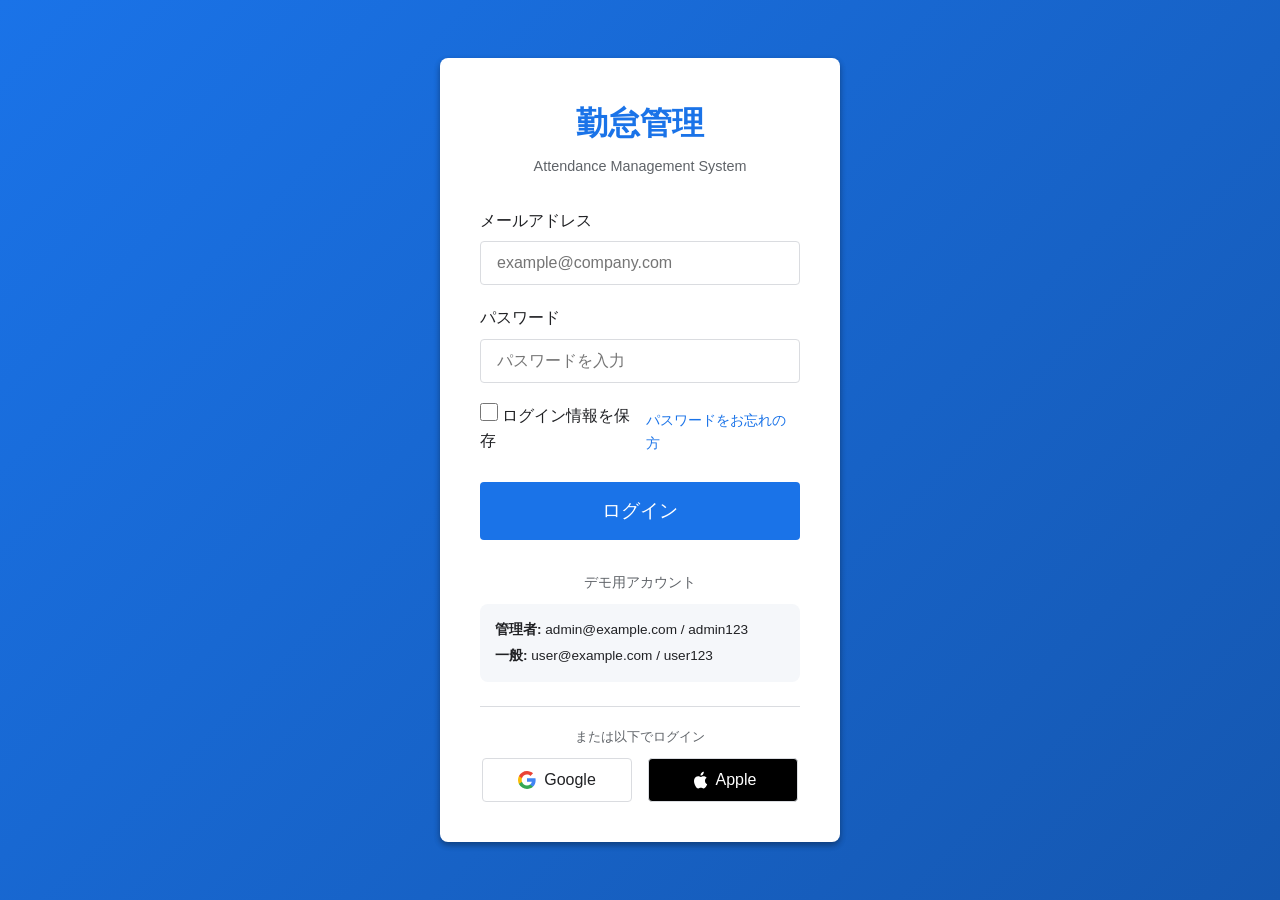
<file: index.html>
<!DOCTYPE html>
<html lang="ja">
<head>
  <meta charset="UTF-8">
  <meta name="viewport" content="width=device-width, initial-scale=1.0">
  <title>ログイン - 勤怠管理システム</title>
  <link rel="stylesheet" href="css/style.css">
</head>
<body>
  <div class="login-container">
    <div class="login-box">
      <div class="login-logo">
        <h1>勤怠管理</h1>
        <p>Attendance Management System</p>
      </div>

      <form id="loginForm">
        <div class="form-group">
          <label for="email">メールアドレス</label>
          <input
            type="email"
            id="email"
            class="form-control"
            placeholder="example@company.com"
            required
          >
        </div>

        <div class="form-group">
          <label for="password">パスワード</label>
          <input
            type="password"
            id="password"
            class="form-control"
            placeholder="パスワードを入力"
            required
          >
        </div>

        <div class="form-group d-flex justify-between align-center">
          <label class="form-check">
            <input type="checkbox" id="remember">
            <span>ログイン情報を保存</span>
          </label>
          <a href="#" class="form-link">パスワードをお忘れの方</a>
        </div>

        <button type="submit" class="btn btn-primary btn-block btn-lg">
          ログイン
        </button>
      </form>

      <div class="mt-4 text-center">
        <p class="text-muted" style="font-size: 0.85rem;">
          デモ用アカウント
        </p>
        <div style="background: #f5f7fa; padding: 15px; border-radius: 8px; margin-top: 10px; text-align: left; font-size: 0.85rem;">
          <p><strong>管理者:</strong> admin@example.com / admin123</p>
          <p style="margin-top: 5px;"><strong>一般:</strong> user@example.com / user123</p>
        </div>
      </div>

      <div class="mt-3" style="border-top: 1px solid #dadce0; padding-top: 20px;">
        <p class="text-center text-muted" style="font-size: 0.8rem; margin-bottom: 10px;">
          または以下でログイン
        </p>
        <div class="d-flex gap-2" style="justify-content: center;">
          <button type="button" class="btn btn-outline" style="flex: 1; max-width: 150px;" onclick="demoLogin('google')">
            <svg width="18" height="18" viewBox="0 0 18 18" style="margin-right: 8px;">
              <path fill="#4285F4" d="M17.64 9.2c0-.637-.057-1.251-.164-1.84H9v3.481h4.844c-.209 1.125-.843 2.078-1.796 2.717v2.258h2.908c1.702-1.567 2.684-3.874 2.684-6.615z"/>
              <path fill="#34A853" d="M9.003 18c2.43 0 4.467-.806 5.956-2.18l-2.908-2.259c-.806.54-1.837.86-3.048.86-2.344 0-4.328-1.584-5.036-3.711H.957v2.332C2.438 15.983 5.482 18 9.003 18z"/>
              <path fill="#FBBC05" d="M3.964 10.71c-.18-.54-.282-1.117-.282-1.71s.102-1.17.282-1.71V4.958H.957C.347 6.173 0 7.548 0 9s.348 2.827.957 4.042l3.007-2.332z"/>
              <path fill="#EA4335" d="M9.003 3.58c1.321 0 2.508.454 3.44 1.345l2.582-2.58C13.464.891 11.428 0 9.002 0 5.482 0 2.438 2.017.957 4.958L3.964 7.29c.708-2.127 2.692-3.71 5.036-3.71z"/>
            </svg>
            Google
          </button>
          <button type="button" class="btn btn-outline" style="flex: 1; max-width: 150px; background: #000; color: #fff;" onclick="demoLogin('apple')">
            <svg width="18" height="18" viewBox="0 0 18 18" style="margin-right: 8px;">
              <path fill="currentColor" d="M14.94 9.88c-.02-2.02 1.65-2.99 1.72-3.03-.94-1.37-2.4-1.56-2.92-1.58-1.24-.13-2.43.73-3.06.73-.63 0-1.61-.71-2.65-.69-1.36.02-2.62.79-3.32 2.01-1.42 2.46-.36 6.1 1.02 8.1.68.98 1.48 2.07 2.54 2.03 1.02-.04 1.4-.66 2.63-.66s1.58.66 2.66.64c1.1-.02 1.79-.99 2.46-1.98.78-1.13 1.09-2.23 1.11-2.29-.02-.01-2.13-.82-2.15-3.24zM12.95 3.41c.56-.68.94-1.63.84-2.57-.81.03-1.79.54-2.37 1.22-.52.6-.98 1.56-.86 2.48.91.07 1.83-.46 2.39-1.13z"/>
            </svg>
            Apple
          </button>
        </div>
      </div>
    </div>
  </div>

  <script src="js/storage.js"></script>
  <script src="js/auth.js"></script>
  <script>
    // デモログイン
    function demoLogin(provider) {
      alert(`${provider}でのログインは現在利用できません。\nデモ用アカウントをご利用ください。`);
    }

    // デバッグ: 初期化確認
    document.addEventListener('DOMContentLoaded', () => {
      console.log('Storage初期化チェック:', Storage.getUsers());
      // LocalStorageが空の場合は再初期化
      if (!Storage.getUsers() || Storage.getUsers().length === 0) {
        console.log('ユーザーデータがないため再初期化');
        Storage.initialize();
      }
    });
  </script>
</body>
</html>
</file>
<file: css/style.css>
/* ジョブカン風 勤怠管理システム - スタイルシート */

:root {
  --primary-color: #1a73e8;
  --primary-dark: #1557b0;
  --primary-light: #e8f0fe;
  --secondary-color: #5f6368;
  --success-color: #34a853;
  --warning-color: #fbbc04;
  --danger-color: #ea4335;
  --background-color: #f5f7fa;
  --card-background: #ffffff;
  --text-primary: #202124;
  --text-secondary: #5f6368;
  --border-color: #dadce0;
  --shadow: 0 1px 3px rgba(0, 0, 0, 0.12), 0 1px 2px rgba(0, 0, 0, 0.24);
  --shadow-hover: 0 3px 6px rgba(0, 0, 0, 0.16), 0 3px 6px rgba(0, 0, 0, 0.23);
}

* {
  margin: 0;
  padding: 0;
  box-sizing: border-box;
}

body {
  font-family: 'Segoe UI', 'Hiragino Sans', 'Meiryo', sans-serif;
  background-color: var(--background-color);
  color: var(--text-primary);
  line-height: 1.6;
}

/* ========== ヘッダー ========== */
.header {
  background-color: var(--primary-color);
  color: white;
  padding: 0 20px;
  height: 60px;
  display: flex;
  align-items: center;
  justify-content: space-between;
  box-shadow: var(--shadow);
  position: fixed;
  top: 0;
  left: 0;
  right: 0;
  z-index: 1000;
}

.header-logo {
  font-size: 1.5rem;
  font-weight: bold;
  display: flex;
  align-items: center;
  gap: 10px;
}

.header-logo img {
  height: 32px;
}

.header-nav {
  display: flex;
  gap: 20px;
}

.header-nav a {
  color: white;
  text-decoration: none;
  padding: 8px 16px;
  border-radius: 4px;
  transition: background-color 0.2s;
}

.header-nav a:hover,
.header-nav a.active {
  background-color: rgba(255, 255, 255, 0.2);
}

.header-user {
  display: flex;
  align-items: center;
  gap: 10px;
}

.header-user-name {
  font-size: 0.9rem;
}

.btn-logout {
  background-color: rgba(255, 255, 255, 0.2);
  border: none;
  color: white;
  padding: 8px 16px;
  border-radius: 4px;
  cursor: pointer;
  transition: background-color 0.2s;
}

.btn-logout:hover {
  background-color: rgba(255, 255, 255, 0.3);
}

/* ========== メインコンテンツ ========== */
.main-content {
  margin-top: 60px;
  padding: 20px;
  min-height: calc(100vh - 60px);
}

.container {
  max-width: 1200px;
  margin: 0 auto;
}

/* ========== ログインページ ========== */
.login-container {
  display: flex;
  justify-content: center;
  align-items: center;
  min-height: 100vh;
  background: linear-gradient(135deg, var(--primary-color) 0%, var(--primary-dark) 100%);
}

.login-box {
  background: var(--card-background);
  padding: 40px;
  border-radius: 8px;
  box-shadow: var(--shadow-hover);
  width: 100%;
  max-width: 400px;
}

.login-logo {
  text-align: center;
  margin-bottom: 30px;
}

.login-logo h1 {
  color: var(--primary-color);
  font-size: 2rem;
}

.login-logo p {
  color: var(--text-secondary);
  font-size: 0.9rem;
  margin-top: 5px;
}

/* ========== フォーム ========== */
.form-group {
  margin-bottom: 20px;
}

.form-group label {
  display: block;
  margin-bottom: 8px;
  font-weight: 500;
  color: var(--text-primary);
}

.form-control {
  width: 100%;
  padding: 12px 16px;
  border: 1px solid var(--border-color);
  border-radius: 4px;
  font-size: 1rem;
  transition: border-color 0.2s, box-shadow 0.2s;
}

.form-control:focus {
  outline: none;
  border-color: var(--primary-color);
  box-shadow: 0 0 0 3px var(--primary-light);
}

.form-check {
  display: flex;
  align-items: center;
  gap: 8px;
}

.form-check input[type="checkbox"] {
  width: 18px;
  height: 18px;
  cursor: pointer;
}

.form-link {
  color: var(--primary-color);
  text-decoration: none;
  font-size: 0.9rem;
}

.form-link:hover {
  text-decoration: underline;
}

/* ========== ボタン ========== */
.btn {
  display: inline-flex;
  align-items: center;
  justify-content: center;
  padding: 12px 24px;
  border: none;
  border-radius: 4px;
  font-size: 1rem;
  font-weight: 500;
  cursor: pointer;
  transition: all 0.2s;
  text-decoration: none;
}

.btn-primary {
  background-color: var(--primary-color);
  color: white;
}

.btn-primary:hover {
  background-color: var(--primary-dark);
}

.btn-success {
  background-color: var(--success-color);
  color: white;
}

.btn-success:hover {
  background-color: #2d9249;
}

.btn-warning {
  background-color: var(--warning-color);
  color: var(--text-primary);
}

.btn-warning:hover {
  background-color: #e5a800;
}

.btn-danger {
  background-color: var(--danger-color);
  color: white;
}

.btn-danger:hover {
  background-color: #d33426;
}

.btn-secondary {
  background-color: var(--secondary-color);
  color: white;
}

.btn-secondary:hover {
  background-color: #4a4e51;
}

.btn-outline {
  background-color: transparent;
  border: 1px solid var(--border-color);
  color: var(--text-primary);
}

.btn-outline:hover {
  background-color: var(--background-color);
}

.btn-block {
  width: 100%;
}

.btn-lg {
  padding: 16px 32px;
  font-size: 1.2rem;
}

.btn-sm {
  padding: 8px 16px;
  font-size: 0.875rem;
}

/* ========== カード ========== */
.card {
  background: var(--card-background);
  border-radius: 8px;
  box-shadow: var(--shadow);
  margin-bottom: 20px;
}

.card-header {
  padding: 16px 20px;
  border-bottom: 1px solid var(--border-color);
  font-weight: 600;
  display: flex;
  justify-content: space-between;
  align-items: center;
}

.card-body {
  padding: 20px;
}

/* ========== 打刻エリア ========== */
.punch-area {
  text-align: center;
  padding: 40px 20px;
}

.current-time {
  font-size: 4rem;
  font-weight: 300;
  color: var(--text-primary);
  margin-bottom: 10px;
}

.current-date {
  font-size: 1.2rem;
  color: var(--text-secondary);
  margin-bottom: 30px;
}

.punch-buttons {
  display: flex;
  justify-content: center;
  gap: 20px;
  flex-wrap: wrap;
}

.btn-punch {
  width: 150px;
  height: 150px;
  border-radius: 50%;
  font-size: 1.2rem;
  font-weight: bold;
  display: flex;
  flex-direction: column;
  align-items: center;
  justify-content: center;
  gap: 8px;
  transition: transform 0.2s, box-shadow 0.2s;
}

.btn-punch:hover {
  transform: scale(1.05);
  box-shadow: var(--shadow-hover);
}

.btn-punch.clock-in {
  background-color: var(--success-color);
  color: white;
}

.btn-punch.clock-out {
  background-color: var(--danger-color);
  color: white;
}

.btn-punch.break-start {
  background-color: var(--warning-color);
  color: var(--text-primary);
}

.btn-punch.break-end {
  background-color: var(--primary-color);
  color: white;
}

.btn-punch:disabled {
  opacity: 0.5;
  cursor: not-allowed;
  transform: none;
}

.punch-status {
  margin-top: 30px;
  padding: 20px;
  background-color: var(--primary-light);
  border-radius: 8px;
}

.punch-status-item {
  display: flex;
  justify-content: space-between;
  padding: 10px 0;
  border-bottom: 1px solid var(--border-color);
}

.punch-status-item:last-child {
  border-bottom: none;
}

/* ========== テーブル ========== */
.table-responsive {
  overflow-x: auto;
}

.table {
  width: 100%;
  border-collapse: collapse;
}

.table th,
.table td {
  padding: 12px 16px;
  text-align: left;
  border-bottom: 1px solid var(--border-color);
}

.table th {
  background-color: var(--background-color);
  font-weight: 600;
  color: var(--text-secondary);
}

.table tbody tr:hover {
  background-color: var(--primary-light);
}

/* ========== カレンダー ========== */
.calendar {
  width: 100%;
}

.calendar-header {
  display: flex;
  justify-content: space-between;
  align-items: center;
  padding: 16px;
  background-color: var(--primary-color);
  color: white;
  border-radius: 8px 8px 0 0;
}

.calendar-header h3 {
  font-size: 1.2rem;
}

.calendar-nav {
  display: flex;
  gap: 10px;
}

.calendar-nav button {
  background: rgba(255, 255, 255, 0.2);
  border: none;
  color: white;
  width: 36px;
  height: 36px;
  border-radius: 50%;
  cursor: pointer;
  font-size: 1.2rem;
  display: flex;
  align-items: center;
  justify-content: center;
}

.calendar-nav button:hover {
  background: rgba(255, 255, 255, 0.3);
}

.calendar-grid {
  display: grid;
  grid-template-columns: repeat(7, 1fr);
  border: 1px solid var(--border-color);
  border-top: none;
}

.calendar-day-header {
  padding: 12px;
  text-align: center;
  font-weight: 600;
  background-color: var(--background-color);
  border-bottom: 1px solid var(--border-color);
}

.calendar-day-header:nth-child(1) {
  color: var(--danger-color);
}

.calendar-day-header:nth-child(7) {
  color: var(--primary-color);
}

.calendar-day {
  min-height: 100px;
  padding: 8px;
  border-right: 1px solid var(--border-color);
  border-bottom: 1px solid var(--border-color);
  cursor: pointer;
  transition: background-color 0.2s;
}

.calendar-day:nth-child(7n) {
  border-right: none;
}

.calendar-day:hover {
  background-color: var(--primary-light);
}

.calendar-day.other-month {
  background-color: var(--background-color);
  color: var(--text-secondary);
}

.calendar-day.today {
  background-color: var(--primary-light);
}

.calendar-day .date {
  font-weight: 600;
  margin-bottom: 4px;
}

.calendar-day .attendance-info {
  font-size: 0.75rem;
  color: var(--text-secondary);
}

.calendar-day .attendance-info.worked {
  color: var(--success-color);
}

.calendar-day .attendance-info.holiday {
  color: var(--danger-color);
}

/* ========== ステータスバッジ ========== */
.badge {
  display: inline-block;
  padding: 4px 8px;
  border-radius: 12px;
  font-size: 0.75rem;
  font-weight: 600;
}

.badge-success {
  background-color: #d4edda;
  color: #155724;
}

.badge-warning {
  background-color: #fff3cd;
  color: #856404;
}

.badge-danger {
  background-color: #f8d7da;
  color: #721c24;
}

.badge-info {
  background-color: var(--primary-light);
  color: var(--primary-color);
}

.badge-secondary {
  background-color: #e9ecef;
  color: var(--secondary-color);
}

/* ========== シフト表 ========== */
.shift-table {
  overflow-x: auto;
}

.shift-table table {
  min-width: 800px;
}

.shift-cell {
  padding: 8px;
  min-height: 60px;
  cursor: pointer;
  transition: background-color 0.2s;
}

.shift-cell:hover {
  background-color: var(--primary-light);
}

.shift-tag {
  display: inline-block;
  padding: 4px 8px;
  border-radius: 4px;
  font-size: 0.75rem;
  margin: 2px;
}

.shift-tag.morning {
  background-color: #fff3cd;
  color: #856404;
}

.shift-tag.afternoon {
  background-color: #d4edda;
  color: #155724;
}

.shift-tag.night {
  background-color: #cce5ff;
  color: #004085;
}

.shift-tag.holiday {
  background-color: #f8d7da;
  color: #721c24;
}

/* ========== モーダル ========== */
.modal-overlay {
  position: fixed;
  top: 0;
  left: 0;
  right: 0;
  bottom: 0;
  background-color: rgba(0, 0, 0, 0.5);
  display: flex;
  justify-content: center;
  align-items: center;
  z-index: 2000;
  opacity: 0;
  visibility: hidden;
  transition: opacity 0.3s, visibility 0.3s;
}

.modal-overlay.active {
  opacity: 1;
  visibility: visible;
}

.modal {
  background: var(--card-background);
  border-radius: 8px;
  box-shadow: var(--shadow-hover);
  width: 100%;
  max-width: 500px;
  max-height: 90vh;
  overflow-y: auto;
  transform: translateY(-20px);
  transition: transform 0.3s;
}

.modal-overlay.active .modal {
  transform: translateY(0);
}

.modal-header {
  padding: 20px;
  border-bottom: 1px solid var(--border-color);
  display: flex;
  justify-content: space-between;
  align-items: center;
}

.modal-header h3 {
  font-size: 1.2rem;
}

.modal-close {
  background: none;
  border: none;
  font-size: 1.5rem;
  cursor: pointer;
  color: var(--text-secondary);
}

.modal-close:hover {
  color: var(--text-primary);
}

.modal-body {
  padding: 20px;
}

.modal-footer {
  padding: 16px 20px;
  border-top: 1px solid var(--border-color);
  display: flex;
  justify-content: flex-end;
  gap: 10px;
}

/* ========== 統計カード ========== */
.stats-grid {
  display: grid;
  grid-template-columns: repeat(auto-fit, minmax(200px, 1fr));
  gap: 20px;
  margin-bottom: 20px;
}

.stat-card {
  background: var(--card-background);
  padding: 20px;
  border-radius: 8px;
  box-shadow: var(--shadow);
  text-align: center;
}

.stat-card-icon {
  font-size: 2rem;
  margin-bottom: 10px;
}

.stat-card-value {
  font-size: 2rem;
  font-weight: bold;
  color: var(--primary-color);
}

.stat-card-label {
  color: var(--text-secondary);
  font-size: 0.9rem;
}

/* ========== グラフエリア ========== */
.chart-container {
  position: relative;
  height: 300px;
  padding: 20px;
}

/* ========== アラート ========== */
.alert {
  padding: 16px 20px;
  border-radius: 4px;
  margin-bottom: 20px;
  display: flex;
  align-items: center;
  gap: 10px;
}

.alert-success {
  background-color: #d4edda;
  color: #155724;
  border: 1px solid #c3e6cb;
}

.alert-warning {
  background-color: #fff3cd;
  color: #856404;
  border: 1px solid #ffeeba;
}

.alert-danger {
  background-color: #f8d7da;
  color: #721c24;
  border: 1px solid #f5c6cb;
}

.alert-info {
  background-color: var(--primary-light);
  color: var(--primary-color);
  border: 1px solid #b8daff;
}

/* ========== タブ ========== */
.tabs {
  display: flex;
  border-bottom: 1px solid var(--border-color);
  margin-bottom: 20px;
}

.tab {
  padding: 12px 24px;
  border: none;
  background: none;
  cursor: pointer;
  font-size: 1rem;
  color: var(--text-secondary);
  border-bottom: 2px solid transparent;
  transition: color 0.2s, border-color 0.2s;
}

.tab:hover {
  color: var(--primary-color);
}

.tab.active {
  color: var(--primary-color);
  border-bottom-color: var(--primary-color);
}

.tab-content {
  display: none;
}

.tab-content.active {
  display: block;
}

/* ========== 申請フォーム ========== */
.request-list {
  list-style: none;
}

.request-item {
  padding: 16px;
  border-bottom: 1px solid var(--border-color);
  display: flex;
  justify-content: space-between;
  align-items: center;
}

.request-item:last-child {
  border-bottom: none;
}

.request-info h4 {
  margin-bottom: 4px;
}

.request-info p {
  color: var(--text-secondary);
  font-size: 0.9rem;
}

.request-actions {
  display: flex;
  gap: 10px;
}

/* ========== ハンバーガーメニュー ========== */
.menu-toggle {
  display: none;
  background: none;
  border: none;
  color: white;
  font-size: 1.5rem;
  cursor: pointer;
  padding: 8px;
}

.menu-toggle span {
  display: block;
  width: 24px;
  height: 3px;
  background: white;
  margin: 5px 0;
  border-radius: 2px;
  transition: all 0.3s;
}

/* ========== レスポンシブ ========== */
@media (max-width: 768px) {
  /* ヘッダー */
  .header {
    flex-wrap: wrap;
    height: auto;
    padding: 12px 16px;
  }

  .menu-toggle {
    display: block;
  }

  .header-nav {
    display: none;
    width: 100%;
    flex-direction: column;
    background: var(--primary-dark);
    position: absolute;
    top: 100%;
    left: 0;
    right: 0;
    padding: 0;
    box-shadow: var(--shadow);
  }

  .header-nav.active {
    display: flex;
  }

  .header-nav a {
    padding: 14px 20px;
    border-bottom: 1px solid rgba(255,255,255,0.1);
    border-radius: 0;
    text-align: center;
    font-size: 1rem;
  }

  .header-nav a:last-child {
    border-bottom: none;
  }

  .header-user {
    display: none;
  }

  .header-user.mobile {
    display: flex;
    width: 100%;
    justify-content: space-between;
    padding: 12px 20px;
    background: var(--primary-dark);
    border-top: 1px solid rgba(255,255,255,0.1);
  }

  /* メインコンテンツ */
  .main-content {
    margin-top: 60px;
    padding: 12px;
  }

  /* 打刻エリア */
  .punch-area {
    padding: 20px 10px;
  }

  .current-time {
    font-size: 2.5rem;
  }

  .current-date {
    font-size: 1rem;
    margin-bottom: 20px;
  }

  .punch-buttons {
    gap: 12px;
    justify-content: center;
  }

  .btn-punch {
    width: 90px;
    height: 90px;
    font-size: 0.85rem;
  }

  .btn-punch svg {
    width: 24px;
    height: 24px;
  }

  .punch-status {
    padding: 15px;
    margin-top: 20px;
  }

  /* 統計カード */
  .stats-grid {
    grid-template-columns: repeat(2, 1fr);
    gap: 12px;
  }

  .stat-card {
    padding: 15px 10px;
  }

  .stat-card-icon {
    font-size: 1.5rem;
  }

  .stat-card-value {
    font-size: 1.5rem;
  }

  .stat-card-label {
    font-size: 0.8rem;
  }

  /* カード */
  .card {
    margin-bottom: 12px;
  }

  .card-header {
    padding: 12px 16px;
    flex-direction: column;
    gap: 10px;
    align-items: flex-start;
  }

  .card-body {
    padding: 16px;
  }

  /* カレンダー */
  .calendar-day {
    min-height: 50px;
    padding: 4px;
  }

  .calendar-day .date {
    font-size: 0.85rem;
  }

  .calendar-day .attendance-info {
    font-size: 0.65rem;
  }

  .calendar-day-header {
    padding: 8px 4px;
    font-size: 0.85rem;
  }

  /* テーブル */
  .table th,
  .table td {
    padding: 8px 6px;
    font-size: 0.8rem;
  }

  .table-responsive {
    margin: 0 -16px;
    padding: 0 16px;
  }

  /* タブ */
  .tabs {
    overflow-x: auto;
    -webkit-overflow-scrolling: touch;
  }

  .tab {
    padding: 10px 16px;
    font-size: 0.9rem;
    white-space: nowrap;
  }

  /* モーダル */
  .modal {
    margin: 10px;
    max-width: calc(100% - 20px);
    max-height: calc(100vh - 20px);
  }

  .modal-header {
    padding: 16px;
  }

  .modal-body {
    padding: 16px;
  }

  .modal-footer {
    padding: 12px 16px;
    flex-wrap: wrap;
  }

  /* 申請リスト */
  .request-item {
    flex-direction: column;
    align-items: flex-start;
    gap: 12px;
  }

  .request-actions {
    width: 100%;
    justify-content: flex-end;
  }

  /* ボタン */
  .btn {
    padding: 10px 16px;
    font-size: 0.9rem;
  }

  .btn-lg {
    padding: 14px 24px;
    font-size: 1rem;
  }

  /* フォーム */
  .form-control {
    padding: 10px 14px;
    font-size: 16px; /* iOS zoom防止 */
  }

  /* グラフ */
  .chart-container {
    height: 250px;
    padding: 10px;
  }
}

@media (max-width: 480px) {
  .login-container {
    padding: 20px;
  }

  .login-box {
    padding: 24px 16px;
    margin: 0;
  }

  .login-logo h1 {
    font-size: 1.5rem;
  }

  .stats-grid {
    grid-template-columns: repeat(2, 1fr);
    gap: 8px;
  }

  .stat-card {
    padding: 12px 8px;
  }

  .stat-card-value {
    font-size: 1.2rem;
  }

  .punch-buttons {
    display: grid;
    grid-template-columns: repeat(2, 1fr);
    gap: 10px;
    max-width: 220px;
    margin: 0 auto;
  }

  .btn-punch {
    width: 100%;
    height: 85px;
    border-radius: 12px;
  }

  .current-time {
    font-size: 2rem;
  }

  .calendar-header {
    padding: 12px;
    flex-wrap: wrap;
    gap: 10px;
  }

  .calendar-header h3 {
    font-size: 1rem;
    order: 1;
    width: 100%;
    text-align: center;
  }

  .calendar-nav {
    order: 2;
  }

  .calendar-day {
    min-height: 45px;
  }

  .calendar-day .attendance-info {
    display: none;
  }

  /* シフト表 */
  .shift-table {
    font-size: 0.75rem;
  }

  .shift-tag {
    padding: 2px 4px;
    font-size: 0.65rem;
  }
}

/* ========== ユーティリティ ========== */
.text-center {
  text-align: center;
}

.text-right {
  text-align: right;
}

.text-muted {
  color: var(--text-secondary);
}

.mt-1 { margin-top: 0.5rem; }
.mt-2 { margin-top: 1rem; }
.mt-3 { margin-top: 1.5rem; }
.mt-4 { margin-top: 2rem; }

.mb-1 { margin-bottom: 0.5rem; }
.mb-2 { margin-bottom: 1rem; }
.mb-3 { margin-bottom: 1.5rem; }
.mb-4 { margin-bottom: 2rem; }

.d-flex {
  display: flex;
}

.justify-between {
  justify-content: space-between;
}

.align-center {
  align-items: center;
}

.gap-1 { gap: 0.5rem; }
.gap-2 { gap: 1rem; }
.gap-3 { gap: 1.5rem; }

.hidden {
  display: none !important;
}
</file>
